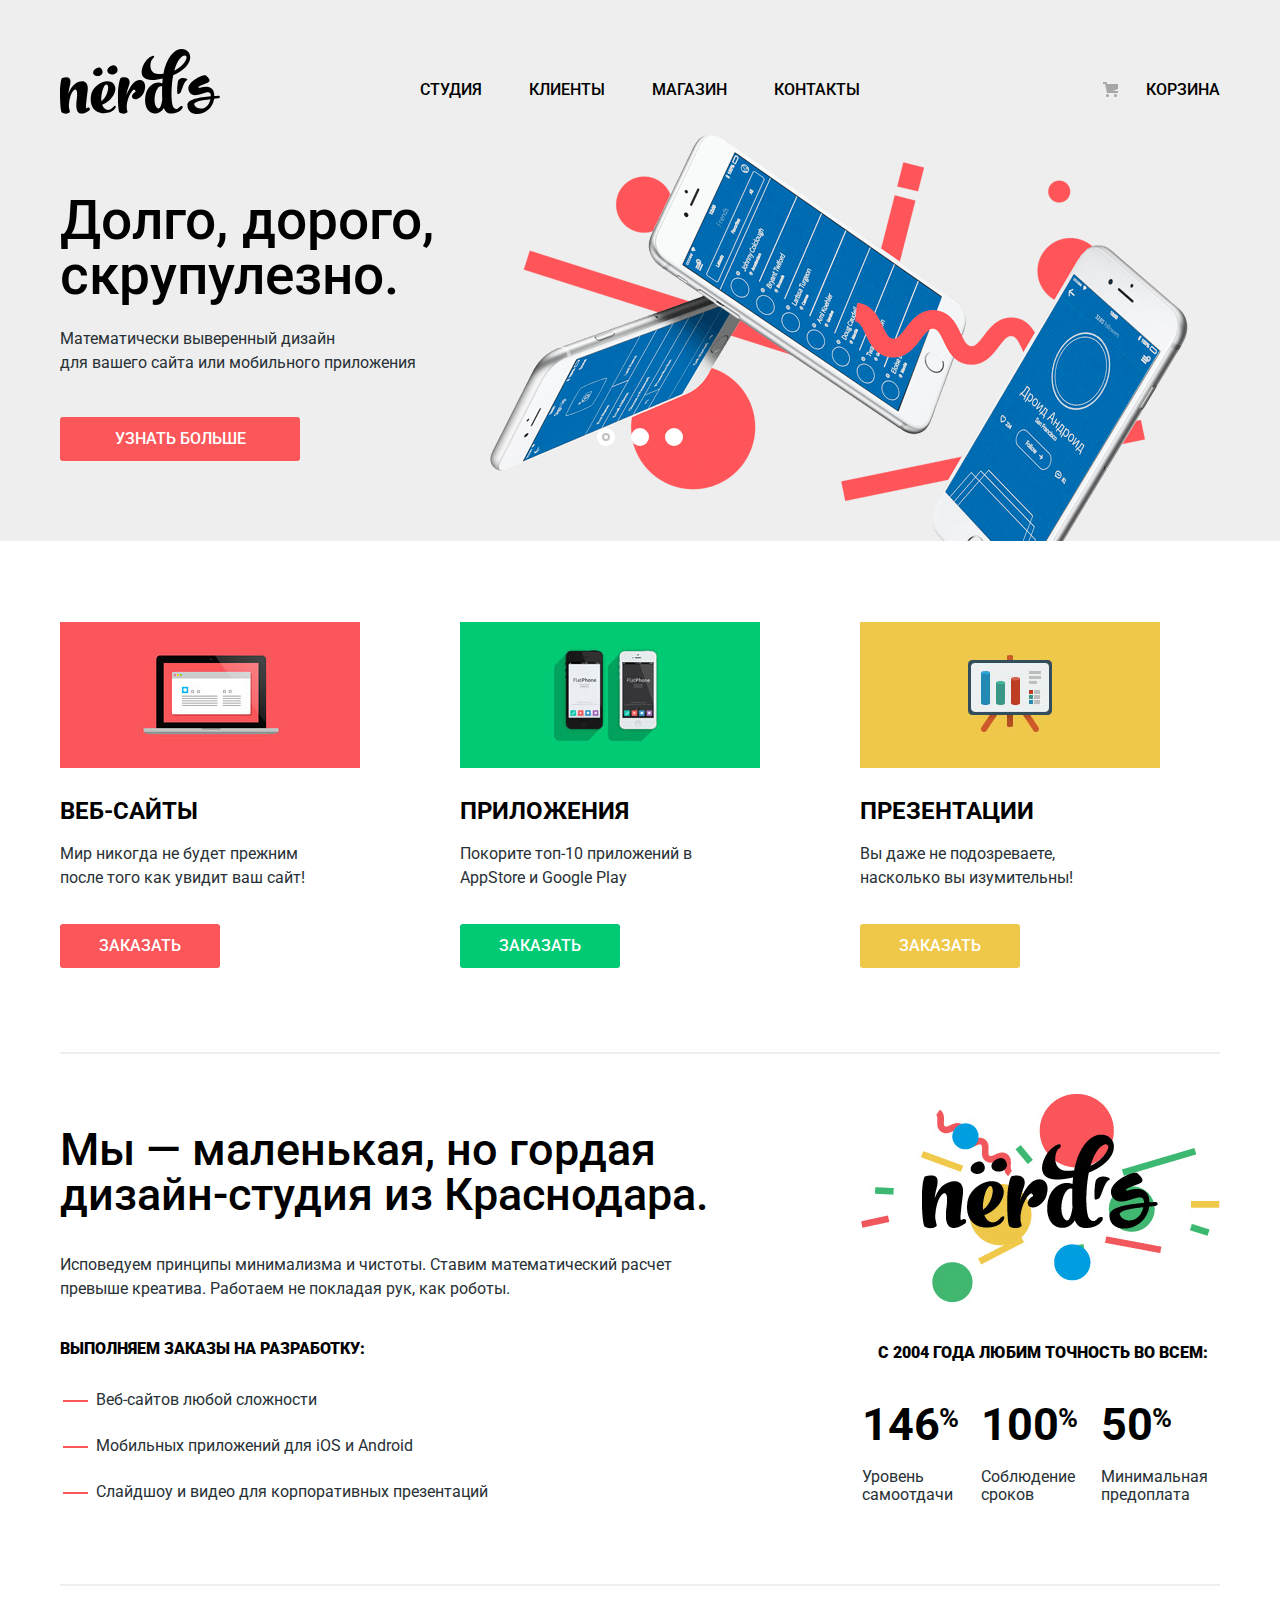
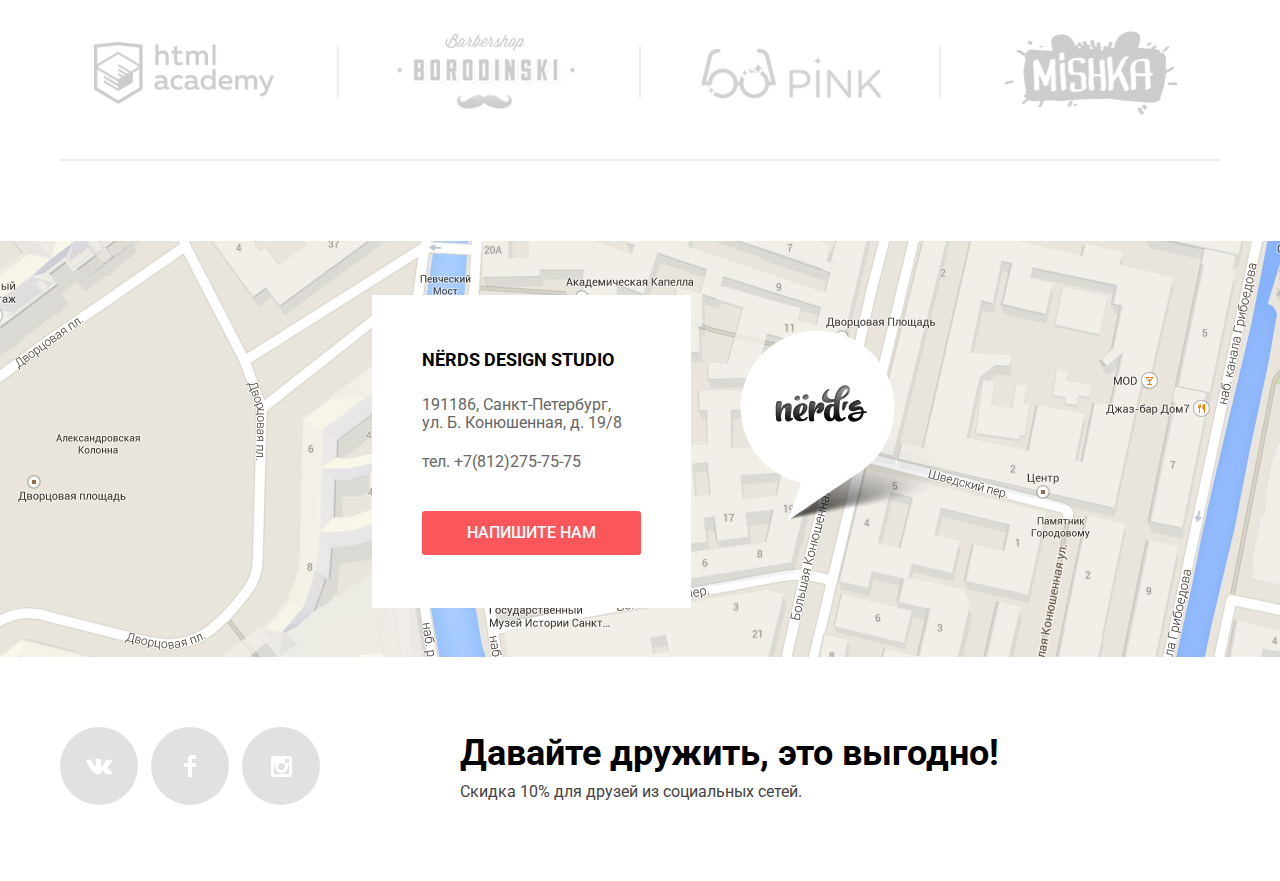
<file: index.html>
<!DOCTYPE html>
<html lang="ru">

<head>
  <meta charset="utf-8">
  <title>Нёрдс</title>
  <link href="https://fonts.googleapis.com/css?family=Roboto:400,500,700&amp;subset=cyrillic"
    rel="stylesheet">
  <link rel="stylesheet" href="css/normalize.css">
  <link rel="stylesheet" href="css/style.min.css">
</head>

<body>
  <header class="header">
    <nav class="navigation">
      <div class="navigation-wrapper">
        <div class="container">
          <a class="header-logo">
            <img src="img/nerds-logo.svg" width="160" height="65" alt="Логотип дизайн студии Нёрдс">
          </a>
          <ul class="site-navigation">
            <li>
              <a href="studio.html">студия</a>
            </li>
            <li>
              <a href="clients.html">клиенты</a>
            </li>
            <li>
              <a href="catalog.html">магазин</a>
            </li>
            <li>
              <a href="contacts.html">контакты</a>
            </li>
          </ul>
          <ul class="user-busket">
            <li>
              <a class="user-busket-link" href="busket.html">корзина</a>
            </li>
          </ul>
        </div>
      </div>
    </nav>
  </header>

  <main>

    <h1 class="visually-hidden">Дизайн студия Нёрдс</h1>

    <!--                             СЛАЙДЕР                            -->

    <section class="slider-features">
      <div class="container">
        <h2 class="visually-hidden">Наши приемущества</h2>
        <input class="visually-hidden" type="radio" id="product-1" name="toggle"
          checked>
        <input class="visually-hidden" type="radio" id="product-2" name="toggle">
        <input class="visually-hidden" type="radio" id="product-3" name="toggle">
        <div class="slider-controls">
          <label class="slider-controls-item slider-controls-item--1" for="product-1">Первый</label>
          <label class="slider-controls-item slider-controls-item--2" for="product-2">Второй</label>
          <label class="slider-controls-item slider-controls-item--3" for="product-3">Третий</label>
        </div>
        <ul class="features-list">
          <li class="slider-item">
            <h3>Долго, дорого,
              <br> скрупулезно.
            </h3>
            <p>Математически выверенный дизайн
              <br>для вашего сайта или мобильного приложения
            </p>
            <a class="features-button button" href="">узнать больше</a>
          </li>
          <li class="slider-item">
            <h3>Любим математику как никто другой
            </h3>
            <p>Никакого креатива, только математические формулы
              <br>для расчета идеальных пропорций
            </p>
            <a class=" features-button button" href="">узнать больше</a>
          </li>
          <li class="slider-item">
            <h3>Только ночь,
              <br> только хардкор
            </h3>
            <p>Работать днем как все? Мы против этого.
              <br>Ближе к полуночи работа только начинается.</p>
            <a class="features-button button" href="">узнать больше</a>
          </li>
        </ul>
      </div>
    </section>

    <!--                             ПРЕВЬЮ КАТАЛОГА                            -->

    <section class="preview-catalog">
      <div class="container">
        <h2 class="visually-hidden">Каталог</h2>
        <ul class="preview-catalog-list">
          <li class="preview-catalog-web">
            <h3>веб-сайты</h3>
            <p>Мир никогда не будет прежним после того как увидит ваш сайт!</p>
            <a class="preview-button preview-button-web" href="">заказать</a>
          </li>
          <li class="preview-catalog-apps">
            <h3>приложения</h3>
            <p>Покорите топ-10 приложений в AppStore и Google Play</p>
            <a class="preview-button preview-button-apps" href="">заказать</a>
          </li>
          <li class="preview-catalog-pres">
            <h3>презентации</h3>
            <p>Вы даже не подозреваете, насколько вы изумительны!</p>
            <a class="preview-button preview-button-present" href="">заказать</a>
          </li>
        </ul>
      </div>
    </section>

    <!--                             О КОМПАНИИ!                            -->

    <div class="container">
      <div class="about-company">
        <section class="about-us">
          <h2 class="visually-hidden">О компании</h2>
          <h3>Мы &#8212; маленькая, но гордая дизайн-студия из Краснодара.</h3>
          <p class="principle">Исповедуем принципы минимализма и чистоты. Ставим математический
            расчет превыше креатива. Работаем не покладая рук, как роботы.</p>
          <p class="we-made">
            <strong>выполняем заказы на разработку:</strong>
          </p>
          <ul class="orders-list">
            <li class="orders-item">
              Веб-сайтов любой сложности
            </li>
            <li class="orders-item">
              Мобильных приложений для iOS и Android
            </li>
            <li class="orders-item">
              Слайдшоу и видео для корпоративных презентаций
            </li>
          </ul>
        </section>

        <section class="statistic">
          <h2 class="visually-hidden">Статистика</h2>
          <p class="statistic-slogan">
            <strong>с 2004 года любим точность во всем:</strong>
          </p>
          <table class="statistic-table">
            <tr>
              <th>146
                <sup>%</sup>
              </th>
              <th>100
                <sup>%</sup>
              </th>
              <th>50
                <sup>%</sup>
              </th>
            </tr>
            <tr>
              <td>Уровень самоотдачи
              </td>
              <td>Соблюдение сроков
              </td>
              <td>Минимальная предоплата
              </td>
            </tr>
          </table>
        </section>
      </div>
    </div>

    <!--                             КЛИЕНТЫ                            -->


    <section class="clients">
      <div class="container">
        <h2 class="visually-hidden">Клиенты</h2>
        <ul class="clients-list">
          <li class="clients-logo">
            <a class="htmlacademy" href="https://htmlacademy.ru/intensive/htmlcss">
              <img src="img/logo-client-html-1.png" width="216" height="70" alt="Логотип html academy">
            </a>
          </li>
          <li class="clients-logo">
            <a class="barbershop" href="#">
              <img src="img/logo-client-borod-2.png" width="205" height="90" alt="Логотип барбершопа Бородинский">
            </a>
          </li>
          <li class="clients-logo">
            <a class="pink" href="#">
              <img src="img/logo-client-pink-3.png" width="185" height="50" alt="Логотип приложения Пинк">
            </a>
          </li>
          <li class="clients-logo">
            <a class="mishka" href="#">
              <img src="img/logo-client-mishka-4.png" width="174" height="85" alt="Логотип вязанных игрушек Мишка">
            </a>
          </li>
        </ul>
      </div>
    </section>
  </main>

  <!--                             КАРТА                            -->


  <section class="map">
    <h2 class="visually-hidden">Карта города с адресом нашего офиса и контактными данными</h2>
    <iframe src="https://www.google.com/maps/embed?pb=!1m18!1m12!1m3!1d1998.5991043651554!2d30.320894616435226!3d59.938794181876304!2m3!1f0!2f0!3f0!3m2!1i1024!2i768!4f13.1!3m3!1m2!1s0x4696310fca5ba729%3A0xea9c53d4493c879f!2z0JHQvtC70YzRiNCw0Y8g0JrQvtC90Y7RiNC10L3QvdCw0Y8g0YPQuy4sIDE5LCDQodCw0L3QutGCLdCf0LXRgtC10YDQsdGD0YDQsywgMTkxMTg2!5e0!3m2!1sru!2sru!4v1512656385335"
      allowfullscreen></iframe>
    <div class="contacts">
      <h2 class="visually-hidden">Контакты</h2>
      <h3>nёrds design studio</h3>
      <p>191186, Санкт-Петербург,
        <br> ул. Б. Конюшенная, д. 19/8
      </p>
      <p> тел. +7(812)275-75-75</p>
      <p>
        <a class="contacts-button button" href="#">напишите нам</a>
      </p>
    </div>
  </section>


  <!--                             ПОДВАЛ                            -->

  <footer class="footer">
    <div class="container">
      <div class="footer-social">
        <ul class="social-list">
          <li>
            <a class="social-button" href="#" aria-label="Вконтакте">
              <svg xmlns="http://www.w3.org/2000/svg" width="26" height="15" viewBox="0 0 26 15">
                <path fill="#FFF" d="M16.138 11.51c.956-.309 2.18 2.04 3.483 2.939.978.681 1.727.534 1.727.534l3.473-.05s1.815-.112.957-1.554c-.071-.12-.503-1.069-2.585-3.022-2.177-2.043-1.882-1.712.739-5.244 1.597-2.153 2.236-3.468 2.036-4.028-.192-.539-1.365-.399-1.365-.399L20.69.713c-.381.001-.704.119-.851.515-.003.004-.621 1.666-1.445 3.079-1.741 2.989-2.436 3.148-2.724 2.961-.661-.433-.494-1.737-.494-2.664 0-2.897.432-4.105-.846-4.417-.427-.104-.739-.172-1.828-.182-1.392-.021-2.574 0-3.244.329-.445.223-.786.712-.579.74.26.035.843.16 1.155.586.401.552.389 1.789.389 1.789s.229 3.411-.54 3.834c-.528.29-1.25-.302-2.803-3.016-.793-1.388-1.392-2.922-1.392-2.922s-.116-.285-.326-.441c-.25-.185-.6-.244-.6-.244L.848.684S.29.7.085.946c-.182.218-.015.668-.015.668s2.909 6.881 6.203 10.347c3.02 3.182 6.452 2.971 6.452 2.971h1.555s.469-.054.709-.312c.224-.24.214-.691.214-.691s-.031-2.109.935-2.419z"
                />
              </svg>
            </a>
          </li>
          <li>
            <a class="social-button" href="#" aria-label="Фейсбук">
              <svg xmlns="http://www.w3.org/2000/svg" width="12" height="22" viewBox="0 0 12 22">
                <path fill="#FFF" d="M12 4V0H8a4 4 0 0 0-4 4v4H0v4h4v10h4V12h4V8H8V4h4z"
                />
              </svg>
            </a>
          </li>
          <li>
            <a class="social-button" href="#" aria-label="Инстаграм">
              <svg xmlns="http://www.w3.org/2000/svg" width="21" height="21" viewBox="0 0 21 21">
                <path fill="#FFF" d="M18 0H3C1.35 0 0 1.35 0 3v15c0 1.65 1.35 3 3 3h15c1.65 0 3-1.35 3-3V3c0-1.65-1.35-3-3-3zm-7.5 7c1.93 0 3.5 1.57 3.5 3.5S12.43 14 10.5 14 7 12.43 7 10.5 8.57 7 10.5 7zM18 18H3V9h1.181A6.504 6.504 0 0 0 4 10.5a6.5 6.5 0 1 0 13 0 6.45 6.45 0 0 0-.181-1.5H18v9zm0-11h-4V3h4v4z"
                />
              </svg>
            </a>
          </li>
        </ul>
      </div>
      <div class="footer-slogan">
        <p class="footer-slogan">
          <b>Давайте дружить, это выгодно!</b>
        </p>
        <p>Скидка 10% для друзей из социальных сетей.</p>
      </div>
    </div>
  </footer>

  <!--                  МОДАЛЬНОЕ ОКНО ОБРАТНОЙ СВЯЗИ               -->

  <section class="modal modal-message">
    <h2>Напишите нам</h2>
    <form class="feedback" action="https://echo.htmlacademy.ru" method="post">
      <p class="half-width">
        <label for="user-field-id">Ваше имя:</label>
        <input id="user-field-id" type="text" name="username" placeholder="Представьтесь, пожалуйста">
      </p>
      <p class="half-width">
        <label for="email-id">Ваш e-mail:</label>
        <input id="email-id" type="email" name="email" placeholder="Для отправки ответа">
      </p>
      <p class="text-aria">
        <label for="review">Текст письма:</label>
        <textarea id="review" rows="5" placeholder="В свободной форме"></textarea>
      </p>
      <button class="button" type="submit">отправить</button>
    </form>
    <button class="modal-close" type="button" aria-label="Закрыть окно обратной связи"></button>
  </section>

  <!--                            js                          -->

  <script src="js/modal.min.js"></script>

</body>

</html>
</file>
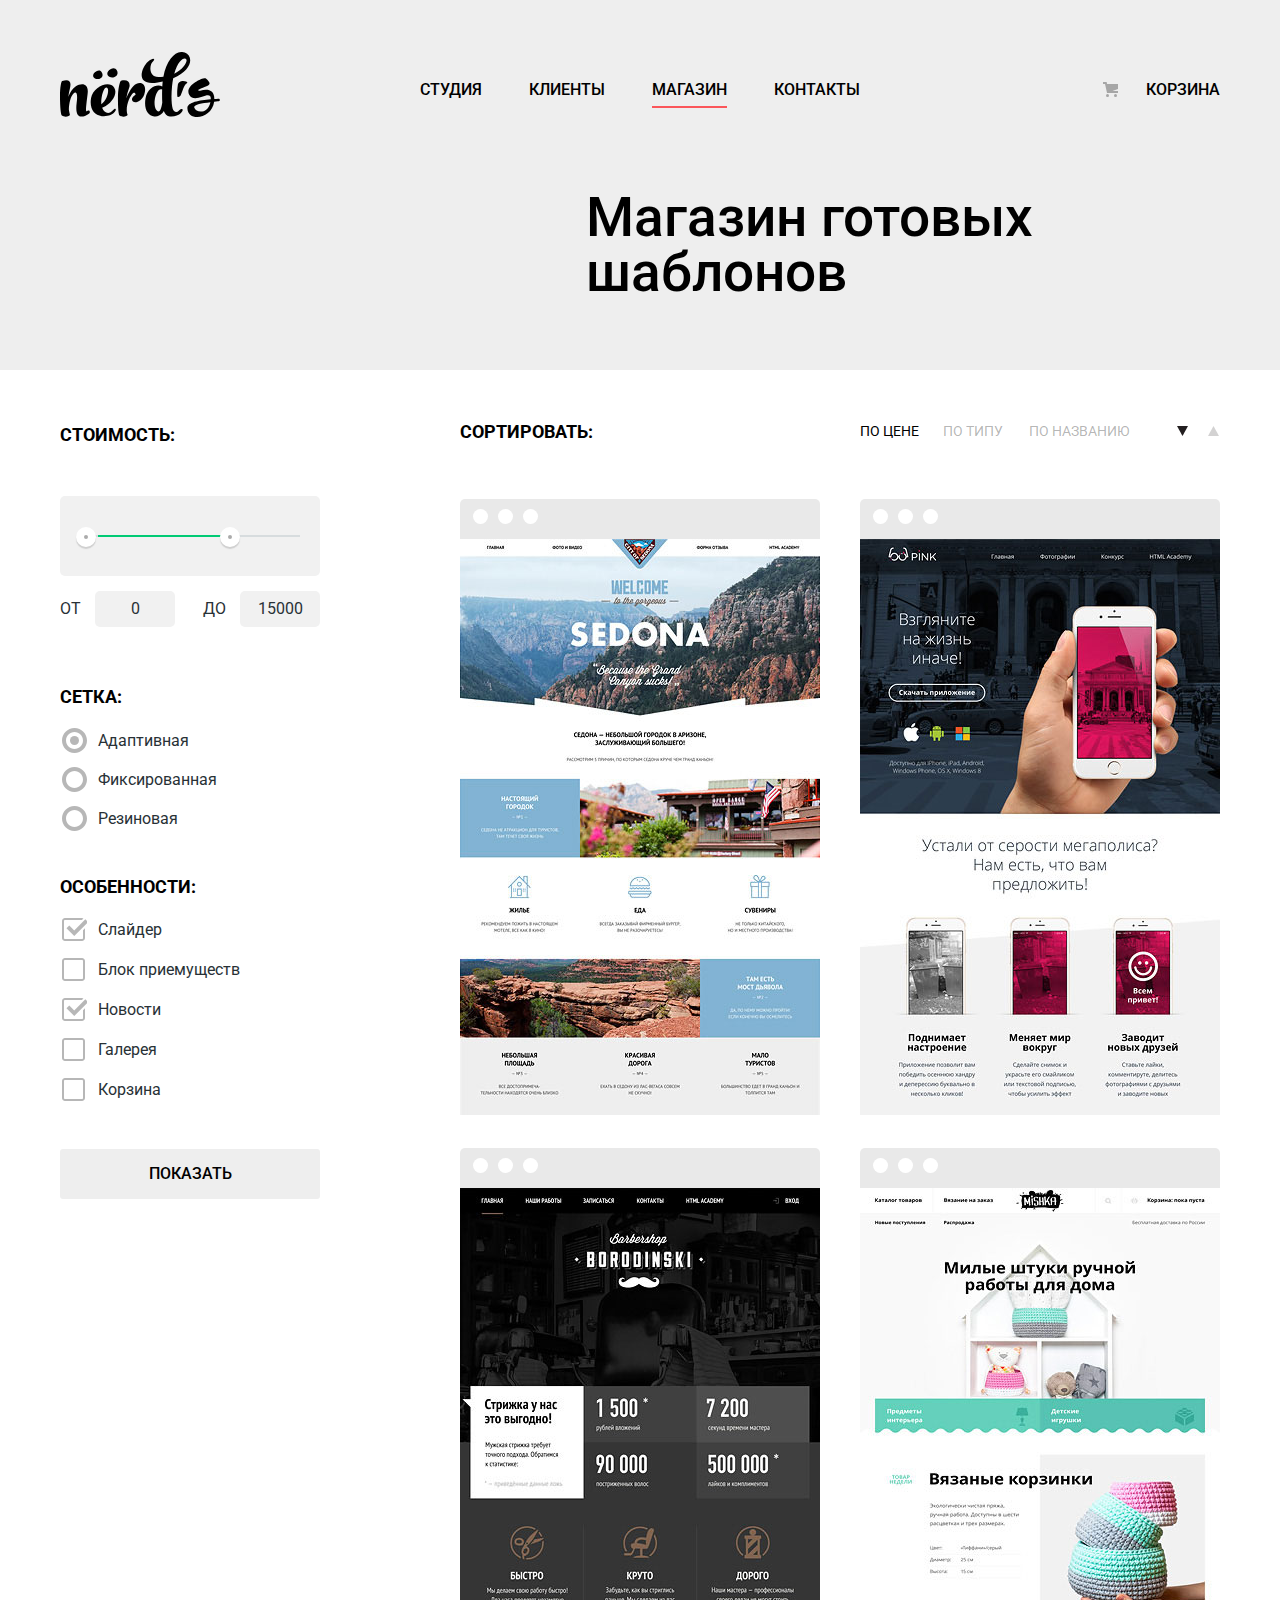
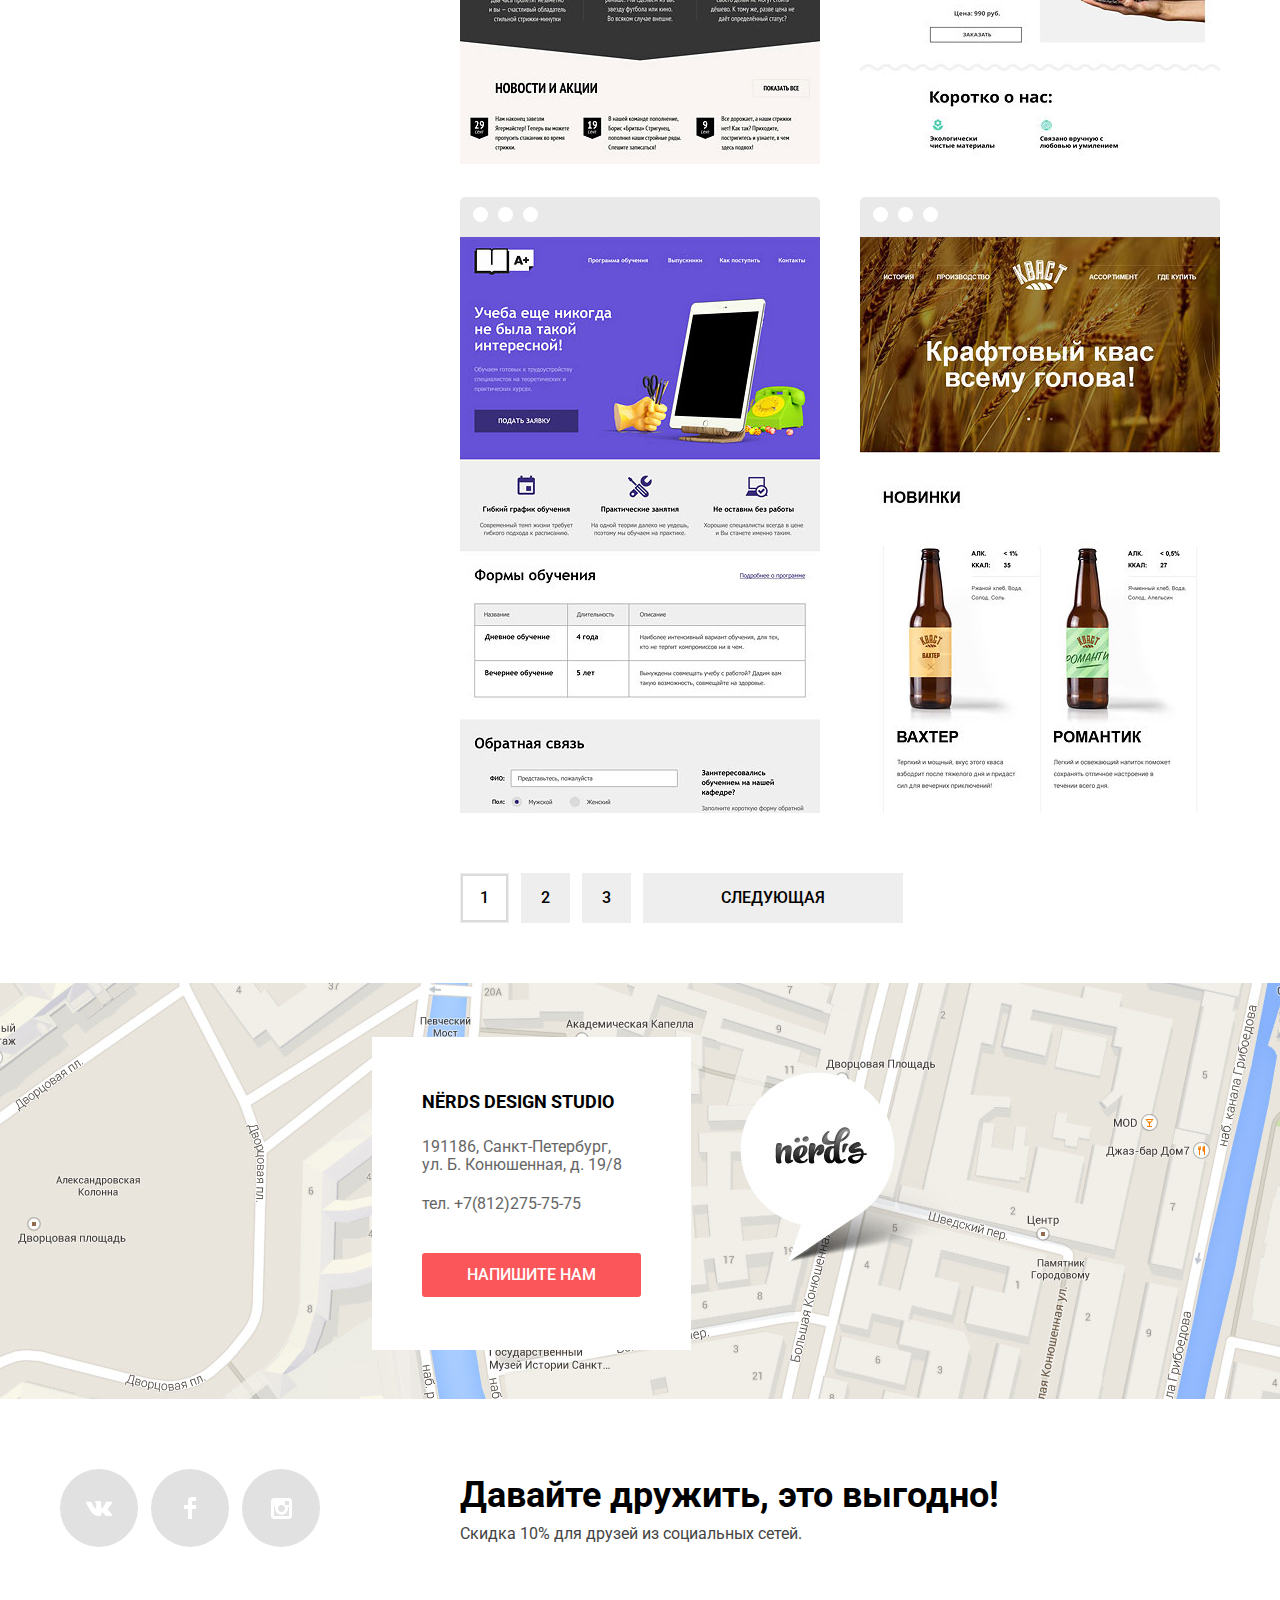
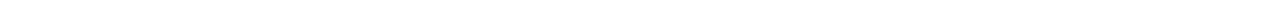
<file: catalog.html>
<!DOCTYPE html>
<html lang="ru">

<head>
  <meta charset="utf-8">
  <title>Каталог Нёрдс</title>
  <link href="https://fonts.googleapis.com/css?family=Roboto:400,500,700&amp;subset=cyrillic"
    rel="stylesheet">
  <link rel="stylesheet" href="css/normalize.css">
  <link rel="stylesheet" href="css/style.min.css">
</head>

<body>
  <header class="header">
    <nav class="navigation">
      <div class="navigation-wrapper">
        <div class="container">
          <a class="header-logo" href="index.html">
            <img src="img/nerds-logo.svg" width="160" height="65" alt="Логотип дизайн студии Нёрдс">
          </a>
          <ul class="site-navigation">
            <li>
              <a href="studio.html">студия</a>
            </li>
            <li>
              <a href="clients.html">клиенты</a>
            </li>
            <li>
              <a class="site-navigation-current" href="catalog.html">магазин</a>
            </li>
            <li>
              <a href="contacts.html">контакты</a>
            </li>
          </ul>
          <ul class="user-busket">
            <li>
              <a href="busket.html">корзина</a>
            </li>
          </ul>
        </div>
      </div>
    </nav>
  </header>

  <main>
    <div class="catalog-name-block">
      <h1>Магазин готовых шаблонов</h1>
    </div>

    <!--                        ФИЛЬТР КАТАЛОГА                          -->
    <div class="container">
      <div class="catalog-colums">
        <section class="filters">
          <h2 class="visually-hidden">Параметры фильтра</h2>
          <form class="filter" action="https://echo.htmlacademy.ru" method="get"
            oninput="priceoutput.value=price.value">
            <fieldset class="filter-price">
              <legend>стоимость:</legend>
              <div class="range-filter">
                <div class="range-controls">
                  <div class="scale">
                    <div class="bar" style="margin-left: 8%; width: 60%"></div>
                  </div>
                  <div class="toggle toggle-min"></div>
                  <div class="toggle toggle-max"></div>
                </div>
                <div class="price-controls">
                  <label class="min-price">от
                    <input name="min-price" type="text" value="0">
                  </label>
                  <label class="max-price">до
                    <input name="max-price" type="text" value="15000">
                  </label>
                </div>
              </div>
            </fieldset>
            <fieldset class="filter-grid">
              <legend>сетка:</legend>
              <ul>
                <li class="filter-option">
                  <input class="visually-hidden filter-input filter-input-radio" type="radio"
                    name="type-group" value="grid-type" id="gft" checked>
                  <label for="gft">Адаптивная</label>
                </li>
                <li class="filter-option">
                  <input class="visually-hidden filter-input filter-input-radio" type="radio"
                    name="type-group" value="fixed-type" id="fft">
                  <label for="fft">Фиксированная</label>
                </li>
                <li class="filter-option">
                  <input class="visually-hidden filter-input filter-input-radio" type="radio"
                    name="type-group" value="rubber-type" id="rft">
                  <label for="rft">Резиновая</label>
                </li>
              </ul>
            </fieldset>
            <fieldset class="filter-features">
              <legend>особенности:</legend>
              <ul class="filter-features-list">
                <li class="filter-option">
                  <input class="visually-hidden filter-input filter-input-checkbox" type="checkbox"
                    name="slider" id="filter-slider" checked>
                  <label for="filter-slider">Слайдер</label>
                </li>
                <li class="filter-option">
                  <input class="visually-hidden filter-input filter-input-checkbox" type="checkbox"
                    name="features-block" id="filter-features-block">
                  <label for="filter-features-block">Блок приемуществ</label>
                </li>
                <li class="filter-option">
                  <input class="visually-hidden filter-input filter-input-checkbox" type="checkbox"
                    name="news" id="filter-news" checked>
                  <label for="filter-news">Новости</label>
                </li>
                <li class="filter-option">
                  <input class="visually-hidden filter-input filter-input-checkbox" type="checkbox"
                    name="gallery" id="filter-gallery">
                  <label for="filter-gallery">Галерея</label>
                </li>
                <li class="filter-option">
                  <input class="visually-hidden filter-input filter-input-checkbox" type="checkbox"
                    name="busket-option" id="filter-busket-option">
                  <label for="filter-busket-option">Корзина</label>
                </li>
              </ul>
            </fieldset>
            <button type="submit" class="filter-button button">показать</button>
          </form>
        </section>

        <!--                       Каталог                           -->

        <section class="catalog">
          <h2 class="visually-hidden">Список шаблонов</h2>
          <h3 class="catalog-options">сортировать:</h3>
          <ul class="catalog-text-buttons">
            <li class="text-button button-current">
              <a class="text-button text-button-price" href="#">по цене</a>
            </li>
            <li class="text-button">
              <a class="text-button text-button-type" href="#">по типу</a>
            </li>
            <li class="text-button">
              <a class="text-button text-button-name" href="#">по названию</a>
            </li>
            <li class="trigon-button trigon-button-current">
              <a class="trigon-button trigon-button-select" aria-label="Сортировать по убыванию"
                href="">
                <svg xmlns="http://www.w3.org/2000/svg" width="11" height="10" viewBox="0 0 11 10">
                  <path fill="#231F20" d="M5.5 10L0 0h11" />
                </svg>
              </a>
            </li>
            <li class="trigon-button">
              <a class="trigon-button trigon-button-select" aria-label="Сортировать по возрастанию">
                <svg xmlns="http://www.w3.org/2000/svg" width="11" height="10" viewBox="0 0 11 10">
                  <path fill="#231F20" d="M5.5 0L0 10h11z" />
                </svg>
              </a>
            </li>
          </ul>
          <ul class="catalog-list">
            <li class="catalog-item">
              <div class="item-price">
                <h3>
                  <a class="item-name" href="">sedona</a>
                </h3>
                <p>Информационный сайт для туристов</p>
                <a class="catalog-price-button button" href="">9 900 руб.</a>
              </div>
              <img src="img/img-sedona.jpg" width="360" height="576" alt="Информационный сайт для туристов Седона">
            </li>
            <li class="catalog-item">
              <div class="item-price">
                <h3>
                  <a class="item-name" href="">pink app</a>
                </h3>
                <p>Продуктовый лендинг приложения для iOS и Android</p>
                <a class="catalog-price-button button" href="">9 900 руб.</a>
              </div>
              <img src="img/img-pink.jpg" width="360" height="576" alt="Продуктовый лендинг приложения
             для iOS и Android PINK APP">
            </li>
            <li class="catalog-item">
              <div class="item-price">
                <h3>
                  <a class="item-name" href="">barbershop</a>
                </h3>
                <p>Сайт салона красоты. Для мужчин, да.</p>
                <a class="catalog-price-button button" href="">9 900 руб.</a>
              </div>
              <img src="img/img-barbershop.jpg" width="360" height="576" alt="Барбершоп Бородинский">
            </li>
            <li class="catalog-item">
              <div class="item-price">
                <h3>
                  <a class="item-name" href="">mishka</a>
                </h3>
                <p>Интернет-магазин вязанных игрушек</p>
                <a class="catalog-price-button button" href="">9 900 руб.</a>
              </div>
              <img src="img/img-mishka.jpg" width="360" height="576" alt="Интернет-магазин вязанных игрушек MISHKA">
            </li>
            <li class="catalog-item">
              <div class="item-price">
                <h3>
                  <a class="item-name" href="">a plus</a>
                </h3>
                <p>Лендинг курсов повышения квалификации</p>
                <a class="catalog-price-button button" href="">9 900 руб.</a>
              </div>
              <img src="img/img-aplus.jpg" width="360" height="576" alt="Лендинг курсов повышения квалификации A PLUS">
            </li>
            <li class="catalog-item">
              <div class="item-price">
                <h3>
                  <a class="item-name" href="">кваст</a>
                </h3>
                <p>Промо-сайт производителя крафтового пива</p>
                <a class="catalog-price-button button" href="">9 900 руб.</a>
              </div>
              <img src="img/img-kvast.jpg" width="360" height="576" alt="Промо-сайт производителя крафтового пива Кваст">
            </li>
          </ul>
          <ul class="pagination-list">
            <li class="pagination-item pagination-item-current">
              <a href="">1</a>
            </li>
            <li class="pagination-item">
              <a href="">2</a>
            </li>
            <li class="pagination-item">
              <a href="">3</a>
            </li>
            <li class="pagination-item-next">
              <a href="">следующая</a>
            </li>
          </ul>
        </section>
      </div>
    </div>
  </main>

  <!--                             КАРТА                            -->

  <section class="map">
    <h2 class="visually-hidden">Карта города с адресом нашего офиса и контактными данными</h2>
    <iframe src="https://www.google.com/maps/embed?pb=!1m18!1m12!1m3!1d1998.5991043651554!2d30.320894616435226!3d59.938794181876304!2m3!1f0!2f0!3f0!3m2!1i1024!2i768!4f13.1!3m3!1m2!1s0x4696310fca5ba729%3A0xea9c53d4493c879f!2z0JHQvtC70YzRiNCw0Y8g0JrQvtC90Y7RiNC10L3QvdCw0Y8g0YPQuy4sIDE5LCDQodCw0L3QutGCLdCf0LXRgtC10YDQsdGD0YDQsywgMTkxMTg2!5e0!3m2!1sru!2sru!4v1512656385335"
      allowfullscreen></iframe>
    <div class="contacts">
      <h2 class="visually-hidden">Контакты</h2>
      <h3>nёrds design studio</h3>
      <p>191186, Санкт-Петербург,
        <br> ул. Б. Конюшенная, д. 19/8
      </p>
      <p> тел. +7(812)275-75-75</p>
      <p>
        <a class="contacts-button button" href="#">напишите нам</a>
      </p>
    </div>
  </section>


  <!--                             ПОДВАЛ                            -->

  <footer class="footer">
    <div class="container">
      <div class="footer-social">
        <ul class="social-list">
          <li>
            <a class="social-button" href="#" aria-label="Вконтакте">
              <svg xmlns="http://www.w3.org/2000/svg" width="26" height="15" viewBox="0 0 26 15">
                <path fill="#FFF" d="M16.138 11.51c.956-.309 2.18 2.04 3.483 2.939.978.681 1.727.534 1.727.534l3.473-.05s1.815-.112.957-1.554c-.071-.12-.503-1.069-2.585-3.022-2.177-2.043-1.882-1.712.739-5.244 1.597-2.153 2.236-3.468 2.036-4.028-.192-.539-1.365-.399-1.365-.399L20.69.713c-.381.001-.704.119-.851.515-.003.004-.621 1.666-1.445 3.079-1.741 2.989-2.436 3.148-2.724 2.961-.661-.433-.494-1.737-.494-2.664 0-2.897.432-4.105-.846-4.417-.427-.104-.739-.172-1.828-.182-1.392-.021-2.574 0-3.244.329-.445.223-.786.712-.579.74.26.035.843.16 1.155.586.401.552.389 1.789.389 1.789s.229 3.411-.54 3.834c-.528.29-1.25-.302-2.803-3.016-.793-1.388-1.392-2.922-1.392-2.922s-.116-.285-.326-.441c-.25-.185-.6-.244-.6-.244L.848.684S.29.7.085.946c-.182.218-.015.668-.015.668s2.909 6.881 6.203 10.347c3.02 3.182 6.452 2.971 6.452 2.971h1.555s.469-.054.709-.312c.224-.24.214-.691.214-.691s-.031-2.109.935-2.419z"
                />
              </svg>
            </a>
          </li>
          <li>
            <a class="social-button" href="#" aria-label="Фейсбук">
              <svg xmlns="http://www.w3.org/2000/svg" width="12" height="22" viewBox="0 0 12 22">
                <path fill="#FFF" d="M12 4V0H8a4 4 0 0 0-4 4v4H0v4h4v10h4V12h4V8H8V4h4z"
                />
              </svg>
            </a>
          </li>
          <li>
            <a class="social-button" href="#" aria-label="Инстаграм">
              <svg xmlns="http://www.w3.org/2000/svg" width="21" height="21" viewBox="0 0 21 21">
                <path fill="#FFF" d="M18 0H3C1.35 0 0 1.35 0 3v15c0 1.65 1.35 3 3 3h15c1.65 0 3-1.35 3-3V3c0-1.65-1.35-3-3-3zm-7.5 7c1.93 0 3.5 1.57 3.5 3.5S12.43 14 10.5 14 7 12.43 7 10.5 8.57 7 10.5 7zM18 18H3V9h1.181A6.504 6.504 0 0 0 4 10.5a6.5 6.5 0 1 0 13 0 6.45 6.45 0 0 0-.181-1.5H18v9zm0-11h-4V3h4v4z"
                />
              </svg>
            </a>
          </li>
        </ul>
      </div>
      <div class="footer-slogan">
        <p class="footer-slogan">
          <b>Давайте дружить, это выгодно!</b>
        </p>
        <p>Скидка 10% для друзей из социальных сетей.</p>
      </div>
    </div>
  </footer>

  <!--                  МОДАЛЬНОЕ ОКНО ОБРАТНОЙ СВЯЗИ               -->

  <section class="modal modal-message">
    <h2>Напишите нам</h2>
    <form class="feedback" action="https://echo.htmlacademy.ru" method="post">
      <p class="half-width">
        <label for="user-field-id">Ваше имя:</label>
        <input id="user-field-id" type="text" name="username" placeholder="Представьтесь, пожалуйста">
      </p>
      <p class="half-width">
        <label for="email-id">Ваш e-mail:</label>
        <input id="email-id" type="email" name="email" placeholder="Для отправки ответа">
      </p>
      <p class="text-aria">
        <label for="review">Текст письма:</label>
        <textarea id="review" rows="5" placeholder="В свободной форме"></textarea>
      </p>
      <button class="button" type="submit">отправить</button>
    </form>
    <button class="modal-close" type="button" aria-label="Закрыть окно обратной связи"></button>
  </section>

  <!--                            js                          -->

  <script src="js/modal.min.js"></script>

</body>

</html>
</file>
<file: css/style.min.css>
@keyframes bounce{0%{transform:translateY(-2000px)}70%{transform:translateY(30px)}90%{transform:translateY(-10px)}to{transform:translateY(0)}}@keyframes shake{0%,to{transform:translateX(0)}10%,30%,50%,70%,90%{transform:translateX(-10px)}20%,40%,60%,80%{transform:translateX(10px)}}body{margin:0;padding:0;font-family:"Roboto",Arial,sans-serif;font-size:16px;line-height:24px;font-weight:400;color:#283136;background-color:#fff}a{text-decoration:none}img{max-width:100%;height:auto}.visually-hidden:not(:focus):not(:active),input[type=checkbox].visually-hidden,input[type=radio].visually-hidden{position:absolute;width:1px;height:1px;margin:-1px;border:0;padding:0;white-space:nowrap;clip-path:inset(100%);clip:rect(0 0 0 0);overflow:hidden}.button{display:block;padding:13px 0;margin:0;font-size:16px;line-height:18px;font-weight:500;text-align:center;text-transform:uppercase;background-color:#fb565a;color:#fff;border-radius:3px;border:0}.header{background-color:#eee}.header-logo{width:160px;height:65px;align-self:flex-end;margin-bottom:3px}.navigation{display:flex;flex-direction:row;align-items:flex-start;font-size:16px;line-height:30px;font-weight:500;color:#000}.navigation-wrapper{width:100%}.container{width:1160px;margin:0 auto;padding:0;box-sizing:border-box}.navigation-wrapper .container{display:flex;justify-content:space-between}.site-navigation,.user-busket{display:flex;margin:0;padding:0}.site-navigation{flex-wrap:wrap;justify-content:space-between;width:440px}.user-busket{justify-content:flex-end;position:relative;width:160px}.user-busket::before{content:"";position:absolute;width:15px;height:15px;top:82px;left:43px;background-image:url(../img/cart-icon.svg);background-repeat:no-repeat;background-position:0 0}.site-navigation,.user-busket{list-style:none}.site-navigation a,.user-busket a{display:block;text-transform:uppercase;padding:75px 0 12px;vertical-align:middle;color:#000}.header-logo:hover{opacity:.8}.header-logo:active{opacity:.3}.site-navigation a:hover,.user-busket a:hover{color:#fb565a}.site-navigation a:active,.user-busket a:active{color:#a6a6a6}.site-navigation-current::after{content:"";display:block;width:100%;height:2px;margin-top:1px;background-color:#fb565a}.slider-features{display:flex;justify-content:space-between;position:relative;margin:0 0 81px;background-color:#eee}.features-list{list-style:none;padding:0;margin:0}.slider-item{display:none;padding:38px 0 80px;margin:0}.slider-item:nth-child(1){background-image:url(../img/slide1.png);background-repeat:no-repeat;background-position:430px 17px}.slider-item:nth-child(2),.slider-item:nth-child(3){background-image:url(../img/slide2.png);background-repeat:no-repeat;background-position:100% 0}.slider-item:nth-child(3){background-image:url(../img/slide3.png);background-position:100% 20px}#product-1:checked~.features-list .slider-item:nth-child(1),#product-2:checked~.features-list .slider-item:nth-child(2),#product-3:checked~.features-list .slider-item:nth-child(3){display:block}#product-1:checked~.slider-controls .slider-controls-item--1::before,#product-2:checked~.slider-controls .slider-controls-item--2::before,#product-3:checked~.slider-controls .slider-controls-item--3::before{content:"";position:absolute;left:50%;top:50%;z-index:2;width:4px;height:4px;margin:-4px;background-color:inherit;border:2px solid #c1c1c1;border-radius:50%}.slider-item h3{max-width:600px;padding:0;margin-bottom:24px;margin-top:38px;font-size:55px;line-height:55px;font-weight:500;color:#000}.slider-item p{margin:0;padding:0 0 42px;font-size:16px;line-height:24px;font-weight:400;color:#283136}.features-button{width:240px}.slider-features a:focus,.slider-features a:hover{background-color:#e74246}.slider-features a:active{background-color:#d7373b;color:rgba(255,255,255,.3);box-shadow:0 3px rgba(0,0,0,.1) inset}.slider-controls{position:absolute;left:50%;bottom:103px;z-index:100;width:160px;height:18px;text-align:center;font-size:0;transform:translateX(-50%)}.slider-controls label{position:relative;display:inline-block;width:18px;height:18px;padding:8px;border-radius:50%;cursor:pointer}.slider-controls label::after{content:"";position:absolute;top:8px;left:8px;z-index:1;width:18px;height:18px;background:#fff;border-radius:50%}.preview-catalog h3{text-transform:uppercase;font-size:24px;line-height:30px;font-weight:700;padding-top:150px;margin-bottom:5px;color:#000}.preview-catalog p{width:260px;font-size:16px;line-height:24px;font-weight:400;padding-bottom:18px;color:#283136}.preview-button{display:block;width:160px;padding:13px 0;margin:0;font-size:16px;line-height:18px;font-weight:500;text-align:center;text-transform:uppercase;color:#fff;border-radius:3px;border:0}.orders-list li::before,.preview-button-web{background-color:#fb565a}.preview-button-web:hover{background-color:#e74246}.preview-button-web:active{background-color:#d7373b;color:rgba(255,255,255,.3)}.preview-button-apps{background-color:#00ca74}.preview-button-apps:hover{background-color:#00bc6c}.preview-button-apps:active{background-color:#00aa62;color:rgba(255,255,255,.3)}.preview-button-present{background-color:#efc84a}.preview-button-present:hover{background-color:#eab534}.preview-button-present:active{background-color:#e5a722;color:rgba(255,255,255,.3)}.preview-catalog{width:1160px;min-height:430px;margin-left:auto;margin-right:auto;background-color:#fff;margin-bottom:28px;border-bottom:2px solid #eee}.preview-catalog-list{display:flex;justify-content:space-between;width:1100px;margin:0;padding:0;list-style:none}.preview-catalog-web{width:300px;background-image:url(../img/preview-illustration-1.jpg);background-repeat:no-repeat}.preview-catalog-apps,.preview-catalog-pres{width:300px;background-image:url(../img/preview-illustration-2.jpg);background-repeat:no-repeat}.preview-catalog-pres{background-image:url(../img/preview-illustration-3.jpg)}.about-company{display:flex;justify-content:space-between;margin-bottom:53px}.about-us{width:660px}.about-us h3{font-size:45px;line-height:45px;font-weight:500;margin-bottom:10px;padding:0;color:#000}.principle{padding:20px 0}.about-us p{line-height:24px}.about-us .we-made{font-size:16px;line-height:24px}.orders-list{list-style:none;padding:0}.about-us p,.orders-list li,.statistic-table td{font-size:16px;font-weight:400;color:#283136}.orders-list li{margin-left:2px;line-height:24px;padding:11px 0}.orders-list li::before{content:"";position:relative;display:inline-block;vertical-align:middle;left:1px;width:25px;height:2px;margin-right:5px}.statistic{width:360px;margin-top:12px;background-image:url(../img/nerds-logo-stat.png);background-repeat:no-repeat}.about-us .we-made,.contacts h3,.statistic .statistic-slogan{text-transform:uppercase;font-weight:700;color:#000}.statistic .statistic-slogan{margin-top:247px;margin-left:18px;margin-bottom:52px;font-size:16px;line-height:24px}.statistic-table th{font-size:45px;line-height:10.06px;font-weight:700;text-align:left;padding-left:0;color:#000}.statistic-table td{width:33.3%;line-height:18px;padding:34px 0 0;text-align:left}.clients,.statistic-table{width:100%;vertical-align:middle}sup{font-size:60%;right:12px;top:-13px}.clients{position:relative;width:1160px;margin:auto auto 80px;padding-top:47px;padding-bottom:37px;border-top:2px solid #eee;border-bottom:2px solid #eee}.clients-logo{width:180px}.clients-list::after{content:"";display:block;position:absolute;width:52px;height:2px;transform:rotate(90deg);left:252px;top:85px;box-shadow:0 -302px 0 #eee,0 -602px 0 #eee;background-color:#eee}.clients-list,.map{display:flex;justify-content:space-between}.clients-list{align-items:center;margin:-2px 36px 0 0;padding-left:34px;list-style:none}.clients-list a{opacity:.2}.clients-list a:hover{opacity:1}.clients-list a:active{opacity:.1}.map{width:100%;min-height:416px;margin-bottom:70px;position:relative;background-image:url(../img/map.jpg);background-repeat:no-repeat;background-position:center center}.map iframe{width:100%;height:416px;border:0}.contacts{content:"";position:absolute;left:372px;margin:54px 0;padding:50px;background-color:#fff}.contacts h3{font-size:18px;line-height:30px;margin:0}.contacts a,.contacts p{font-size:16px;line-height:18px}.contacts p{margin-top:21px;font-weight:400;color:#666}.contacts a{font-weight:500;background-color:#fb565a;color:#fff}.contacts-button{width:219px;margin:40px 0 -13px}.contacts-button:hover,.feedback .button:hover{background-color:#e74246}.contacts-button:active{background-color:#d7373b;color:rgba(255,255,255,.3)}.footer .container{display:flex}.footer-social ul{display:flex;flex-wrap:wrap;justify-content:space-between;padding:0;width:260px}.social-button{display:flex;align-items:center;justify-content:center;width:78px;height:78px;background-color:#e1e1e1;color:#fff;border-radius:50%}.social-button:focus,.social-button:hover{background-color:#e74246;color:#fff}.social-button:focus path,.social-button:hover path{fill:#fff}.feedback .button:active,.social-button:active{background-color:#d7373b;color:rgba(255,255,255,.3)}.social-button:active path{fill:#fff;fill-opacity:.3}.social-list{width:265px;margin:0 140px 0 0;padding:0;list-style:none}.footer{margin:0;padding:0 0 68px}.feedback label,.footer b,.modal h2{font-size:36px;line-height:36px;font-weight:700;color:#000}.footer p{font-size:16px;line-height:22px;font-weight:400;color:#444}.footer-slogan{width:565px;margin:4px 0 -6px}.modal{position:fixed;background-color:#fff;display:none}.modal-message{top:250px;left:50%;width:760px;margin-left:-480px;padding:80px 100px;box-shadow:0 10px 10px 5px rgba(77,77,77,.4)}.modal h2{font-size:45px;line-height:45px;font-weight:500;margin:0 0 40px}.feedback{display:flex;flex-wrap:wrap;justify-content:space-between}.half-width{width:360px;margin:0}.text-aria{margin-top:30px;margin-bottom:30px}.half-width input{box-sizing:border-box;font:inherit;width:360px;padding:15px 0 15px 15px}.text-aria textarea{resize:none;width:742px;margin:0;padding:15px 0 0 15px}.feedback label{font-size:16px;line-height:18px}.feedback input[type=email],.feedback input[type=text],.feedback textarea[id=review]{font:inherit;font-size:16px;line-height:18px;font-weight:400;margin-top:7px;color:rgba(68,68,68,.4);border:2px solid rgba(68,68,68,.2)}.feedback input::-webkit-input-placeholder,.feedback textarea::-webkit-input-placeholder{color:rgba(68,68,68,.5)}.feedback input::-moz-placeholder,.feedback textarea::-moz-placeholder{color:rgba(68,68,68,.5)}.feedback input:hover,.feedback input:hover::-webkit-input-placeholder,.feedback textarea:hover,.feedback textarea:hover::-webkit-input-placeholder{color:rgba(68,68,68,.5);border-color:rgba(68,68,68,.4)}.feedback input:focus,.feedback input:focus::-webkit-input-placeholder,.feedback textarea:focus,.feedback textarea:focus::-webkit-input-placeholder{color:#444;border-color:#444}.feedback input:hover,.feedback input:hover::-moz-placeholder,.feedback textarea:hover,.feedback textarea:hover::-moz-placeholder{color:rgba(68,68,68,.5);border-color:rgba(68,68,68,.4)}.feedback input:focus,.feedback input:focus::-moz-placeholder,.feedback textarea:focus,.feedback textarea:focus::-moz-placeholder{color:#444;border-color:#444}.feedback input:invalid,.feedback textarea:invalid{color:#e74246}.modal-close{position:absolute;top:78px;right:88px;width:21px;height:21px;background-image:url(../img/close-cross.svg);opacity:.3;background-color:#fff;border:0;cursor:pointer}.feedback .button{width:260px;font:inherit;text-align:center;color:#fff;vertical-align:middle;background-color:#fb565a;border:0;cursor:pointer}.modal-show{display:block;animation-name:bounce;animation-duration:.6s}.modal-error{animation-name:shake;animation-duration:.6s}.catalog-name-block h1{font-size:55px;line-height:55px;font-weight:500;color:#000;background-color:#eee;margin:0;padding:70px 70px 70px 586px}.catalog-name-block{display:flex;margin-bottom:53px;min-height:241px;width:100%;background-color:#eee}.catalog-colums{display:flex;justify-content:space-between;margin-bottom:60px}.filters{width:260px}.filter fieldset{border:0}.filter legend,.filter-price legend{font-size:18px;text-transform:uppercase;font-weight:700}.filter legend{color:#000;line-height:30px}.filter-price{border:0;width:260px;padding:0;margin:0 0 60px}.range-filter{width:260px}.filter-price legend{line-height:24px;margin-bottom:49px}.range-controls{position:relative;height:41px;margin-bottom:15px;padding-top:39px;padding-right:20px;padding-left:20px;background-color:#f1f1f1;border-radius:5px}.range-controls .scale{height:2px;background:#d7dcde}.range-controls .bar{width:70%;height:2px;background:#00ca74}.range-controls .toggle{position:absolute;top:31px;left:0;width:4px;height:4px;padding:0;border:8px solid #fff;background-color:#ababab;box-shadow:0 2px 1px 0 #cfcfcf;border-radius:50%;cursor:pointer}.range-controls .toggle-min{left:16px}.range-controls .toggle-max{left:160px}.price-controls{font-size:0;margin-bottom:-5px}.price-controls label{display:inline-block;width:50%;font-size:16px;text-transform:uppercase}.price-controls input{width:60px;padding:9px 10px;margin-left:10px;font-family:"Roboto",Arial,sans-serif;font-size:16px;text-align:center;color:#283136;border:0;border-radius:5px;background:#f1f1f1}.max-price{text-align:right}.filter ul{margin:0;padding:0;list-style:none;line-height:20px}.filter-features,.filter-grid{width:260px;margin:0 0 25px;padding:0}.filter-grid label{padding:1px 0;margin-left:-7px}.filter-features{margin:0 0 29px}.filter-features legend,.filter-grid legend{margin-bottom:18px}.filter-features-list li{padding-bottom:3px}.filter-option{margin-bottom:17px;padding-left:45px}.filter-option label{position:relative;display:block;cursor:pointer;user-select:none;font-size:16px;line-height:20px;font-weight:400;margin-left:-7px;color:#283136}.filter-input-radio+label::before{content:"";position:absolute;width:25px;height:25px;top:-2px;left:-36px;background-image:url(../img/radio-off.svg);background-repeat:no-repeat;background-position:0 0;opacity:.4}.filter-input-radio:checked+label::before{content:"";position:absolute;width:25px;height:25px;top:-2px;left:-36px;background-image:url(../img/radio-on.svg);background-repeat:no-repeat;background-position:0 0;opacity:.4}.filter-input-radio:disabled+label::before{opacity:.1}.filter-input-radio:focus+label::after,.filter-input-radio:focus+label::before,.filter-input-radio:hover+label::after,.filter-input-radio:hover+label::before{opacity:1}.filter-input-checkbox+label::before{content:"";position:absolute;width:25px;height:25px;top:-2px;left:-36px;background-image:url(../img/checkbox-off.svg);background-repeat:no-repeat;background-position:0 0;opacity:.4}.filter-input-checkbox:checked+label::before{content:"";position:absolute;width:25px;height:25px;top:-2px;left:-36px;background-image:url(../img/checkbox-on.svg);background-repeat:no-repeat;background-position:0 0;opacity:.4}.filter-input-checkbox:disabled+label::before{opacity:.1}.filter-input-checkbox:focus+label::after,.filter-input-checkbox:focus+label::before,.filter-input-checkbox:hover+label::after,.filter-input-checkbox:hover+label::before{opacity:1}.filter-option input:focus+label,.filter-option input:hover+label{color:#000}.filter-option input:disabled+label{color:rgba(40,49,54,.1)}.filter-button{font:inherit;text-align:center;width:260px;font-weight:500;color:#000;vertical-align:middle;background-color:#eee;border:0}.filter button:hover{background-color:#dfdfdf}.filter button:active{color:rgba(0,0,0,.3);background-color:#d5d5d5;box-shadow:inset 0 3px 0 #bfbfbf}.catalog{display:flex;flex-wrap:wrap;width:760px}.catalog h3,.catalog-text-buttons a{text-transform:uppercase;line-height:18px}.catalog h3{color:#000;font-size:18px;font-weight:700}.catalog-options{width:360px;padding:0;margin:0 40px 58px 0}.catalog-text-buttons{display:flex;width:360px;list-style:none;padding:0;margin:-4px 0 56px;cursor:pointer}.catalog-text-buttons .text-button{margin-right:12px}.catalog-text-buttons .text-button-type{margin-right:14px}.catalog-text-buttons .text-button-name{margin-right:35px}.catalog-text-buttons a{font-size:14px;font-weight:400;color:rgba(0,0,0,.3)}.catalog-text-buttons a:focus,.catalog-text-buttons a:hover{color:rgba(0,0,0,.6)}.button-current a,.catalog-text-buttons a:active{color:#000}.trigon-button a{width:11px;height:10px;fill:#000;fill-opacity:.2}.trigon-button a:focus,.trigon-button a:hover{fill-opacity:.5}.trigon-button a:active{fill-opacity:1}.trigon-button-current a{margin-right:20px;fill-opacity:1}.catalog-list{display:flex;flex-wrap:wrap;padding:0;margin:0 0 60px;list-style:none}.catalog-item{display:flex;flex-direction:column;position:relative;width:360px;margin-bottom:33px;margin-right:40px;padding-top:65px;background-color:rgba(77,77,77,.12);border:0;border-top-left-radius:5px;border-top-right-radius:5px}.catalog-item::before{content:"";position:absolute;width:15px;height:15px;background-color:#fff;border-radius:50%;left:13px;top:10px;box-shadow:25px 0 0 #fff,50px 0 0 #fff}.catalog-item:focus,.catalog-item:hover{background-color:#4d4d4d;box-shadow:0 5px 10px 0 rgba(77,77,77,.3)}.catalog-item img{margin-top:-25px}.catalog-item:nth-child(2n){margin-right:0}.item-price{position:absolute;visibility:hidden;width:360px;min-height:231px;bottom:0;text-align:center;background-color:#eee}.catalog-item:focus .item-price,.catalog-item:hover .item-price{visibility:visible}.item-name{font-size:18px;line-height:30px;font-weight:700;padding:0;color:#000}.catalog-list p{display:inline-block;width:250px;text-align:center;font-size:16px;line-height:18px;font-weight:400;margin:0;color:#666}.catalog-price-button{width:200px;margin:40px 80px}.catalog-list a{text-transform:uppercase}.catalog-list a:not(.item-name){font-size:16px;line-height:18px;font-weight:500;background-color:#fb565a;color:#fff}.catalog-list a:not(.item-name):hover{background-color:#e74246}.catalog-list a:not(.item-name):active{background-color:#d7373b}.pagination-list{display:flex;flex-wrap:wrap;width:444px;padding:0;margin:-33px 0 0;list-style:none}.pagination-item{margin-right:12px}.pagination-item:last-child{margin-right:0}.pagination-list a{display:block;text-transform:uppercase;padding:12px 19px;font-weight:500;background-color:#eee;color:#000;border:1px solid #eee}.pagination-list .pagination-item-current a:focus,.pagination-list .pagination-item-current a:hover,.pagination-list a:focus,.pagination-list a:hover{background-color:#dfdfdf;color:#000;border:1px solid #dfdfdf}.pagination-list .pagination-item-current a:active,.pagination-list a:active{background-color:#d5d5d5;color:rgba(0,0,0,.3);box-shadow:inset 0 2px 0 #bfbfbf;border:1px solid #d5d5d5}.pagination-list .pagination-item-current a{background-color:#fff;color:#000;box-shadow:inset 0 0 0 2px #dbdbdb}.pagination-item-next{width:260px;text-align:center}
</file>
